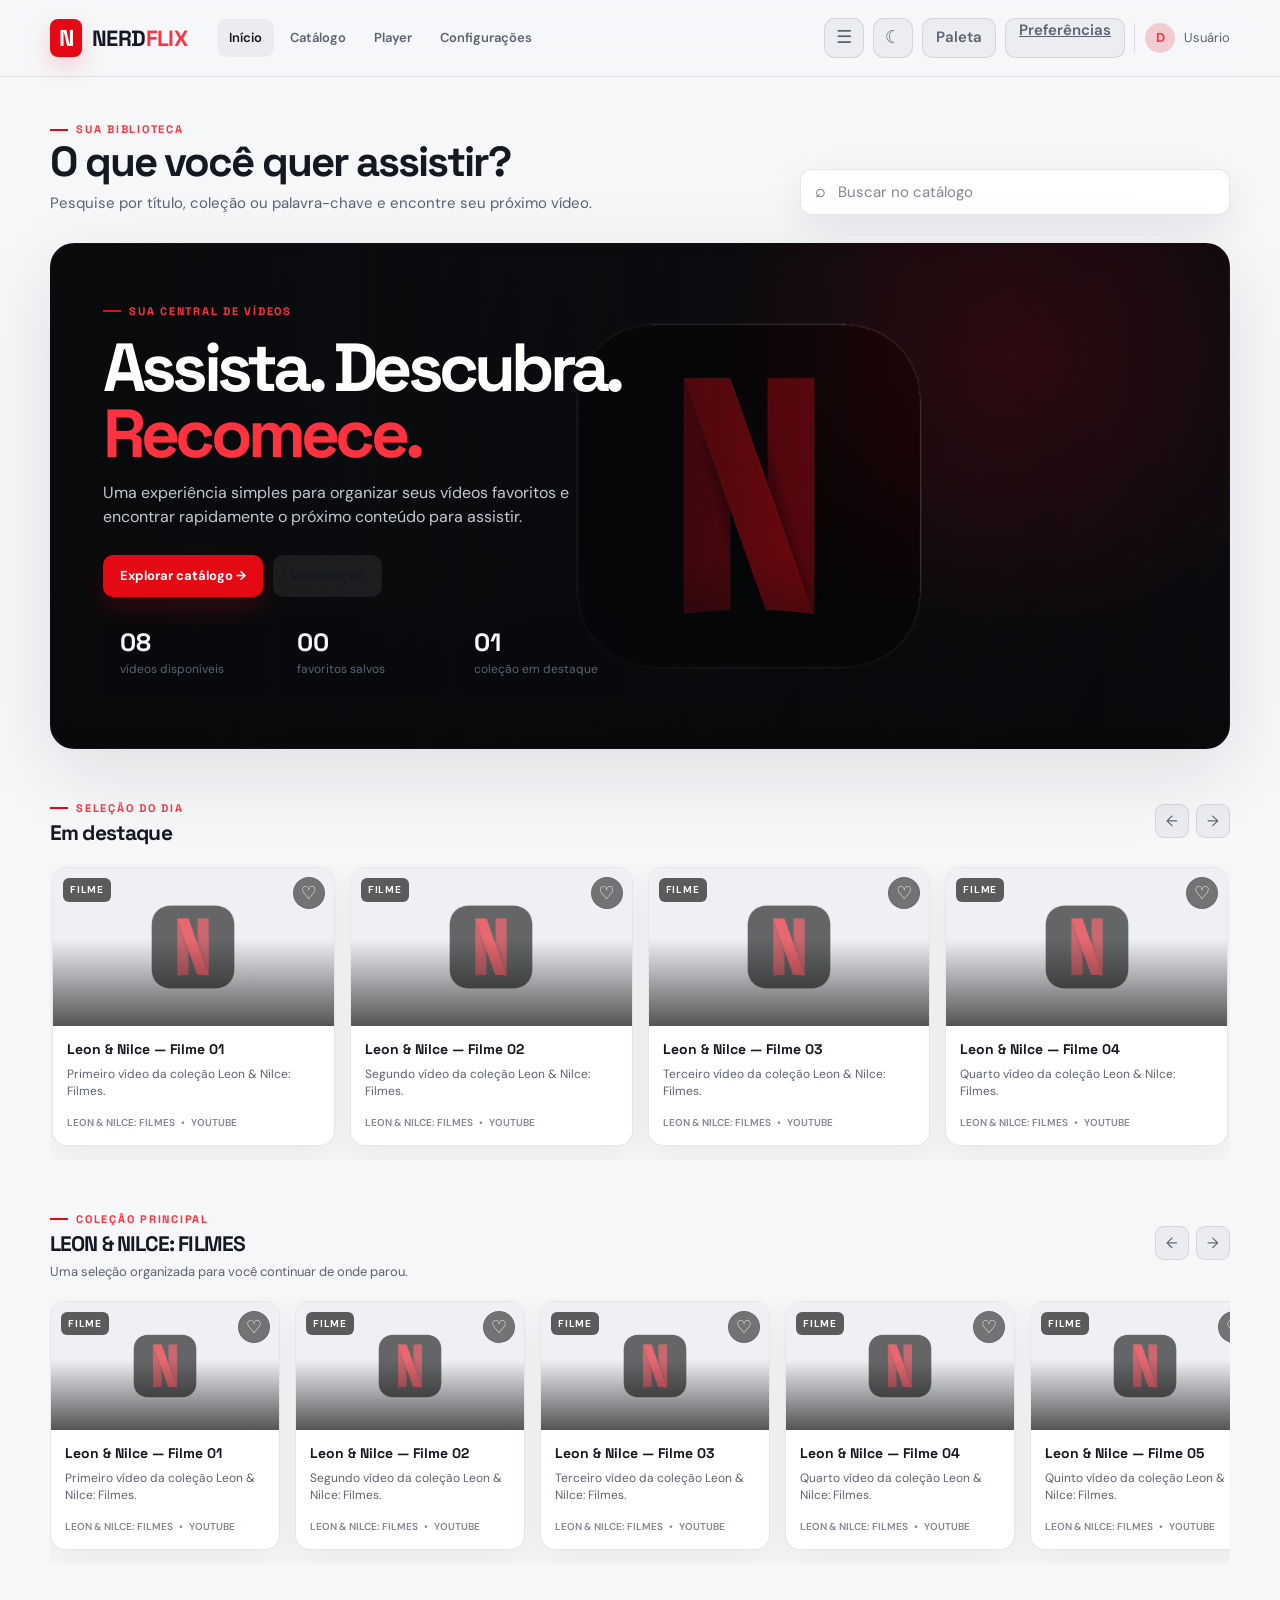
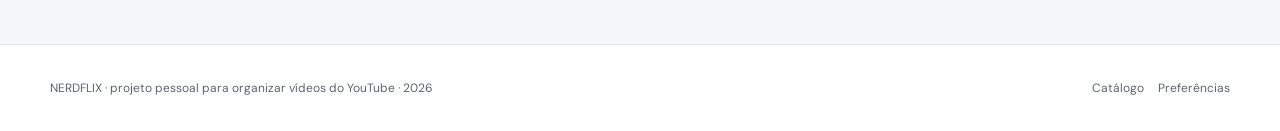
<file: index.html>
<!doctype html>
<html lang="pt-BR" data-theme="dark">
<head>
  <meta charset="utf-8">
  <meta name="viewport" content="width=device-width, initial-scale=1">
  <meta name="theme-color" content="#08090b">
  <meta name="description" content="NERDFLIX — uma central pessoal para descobrir e assistir vídeos do YouTube.">
  <title>NERDFLIX — Início</title>
  <link rel="stylesheet" href="styles.css">
  <script src="script.js" defer></script>
</head>
<body data-page="home">
  <header class="site-header">
    <div class="header-inner">
      <a class="brand" href="index.html" aria-label="NERDFLIX — página inicial"><span class="brand-mark" aria-hidden="true">N</span><span class="brand-name">NERD<em>FLIX</em></span></a>
      <nav class="main-nav" aria-label="Navegação principal"><a href="index.html" aria-current="page">Início</a><a href="detalhes.html">Catálogo</a><a href="player.html">Player</a><a href="config.html">Configurações</a></nav>
      <div class="header-actions"><button class="icon-button menu-toggle" id="menuToggle" type="button" aria-label="Abrir menu" aria-expanded="false">☰</button><button class="icon-button" type="button" data-theme-toggle aria-label="Alternar tema" aria-pressed="false"><span data-theme-icon aria-hidden="true">☼</span></button><button class="ghost-button" id="openPalette" type="button">Paleta</button><a class="ghost-button" href="config.html">Preferências</a><div class="header-profile" aria-label="Perfil atual"><span class="profile-dot" aria-hidden="true">D</span><span data-profile-name>Usuário</span></div></div>
    </div>
    <nav class="mobile-nav" id="mobileNav" aria-label="Navegação móvel"><a href="index.html" aria-current="page">Início</a><a href="detalhes.html">Catálogo</a><a href="player.html">Player</a><a href="config.html">Configurações</a></nav>
  </header>

  <main class="page-shell">
    <div class="page-intro"><div><span class="eyebrow">Sua biblioteca</span><h1>O que você quer assistir?</h1><p>Pesquise por título, coleção ou palavra-chave e encontre seu próximo vídeo.</p></div><label class="search-bar" for="homeSearch"><span aria-hidden="true">⌕</span><input id="homeSearch" type="search" placeholder="Buscar no catálogo" autocomplete="off"></label></div>
    <section class="hero" aria-labelledby="hero-title"><div class="hero-content"><span class="eyebrow">Sua central de vídeos</span><h1 id="hero-title">Assista. Descubra. <span>Recomece.</span></h1><p>Uma experiência simples para organizar seus vídeos favoritos e encontrar rapidamente o próximo conteúdo para assistir.</p><div class="hero-actions"><a class="button button-primary" href="detalhes.html">Explorar catálogo →</a><a class="button button-secondary" href="#colecao">Ver coleção</a></div><div class="stats-strip" aria-label="Resumo do catálogo"><div class="stat"><strong>08</strong><span>vídeos disponíveis</span></div><div class="stat"><strong data-favorites-count>00</strong><span>favoritos salvos</span></div><div class="stat"><strong>01</strong><span>coleção em destaque</span></div></div></div></section>

    <section class="section" aria-labelledby="featured-title"><div class="section-heading"><div><span class="eyebrow">Seleção do dia</span><h2 id="featured-title">Em destaque</h2></div><div class="section-heading-actions" aria-label="Controles de rolagem"><button class="scroll-button" type="button" data-scroll-target="featuredGrid" data-direction="left" aria-label="Rolar destaques para a esquerda">←</button><button class="scroll-button" type="button" data-scroll-target="featuredGrid" data-direction="right" aria-label="Rolar destaques para a direita">→</button></div></div><div class="card-rail" id="featuredGrid" aria-live="polite"></div></section>

    <section class="section" id="colecao" aria-labelledby="collection-title"><div class="section-heading"><div><span class="eyebrow">Coleção principal</span><h2 id="collection-title">LEON &amp; NILCE: FILMES</h2><p>Uma seleção organizada para você continuar de onde parou.</p></div><div class="section-heading-actions"><button class="scroll-button" type="button" data-scroll-target="collectionGrid" data-direction="left" aria-label="Rolar coleção para a esquerda">←</button><button class="scroll-button" type="button" data-scroll-target="collectionGrid" data-direction="right" aria-label="Rolar coleção para a direita">→</button></div></div><div class="card-rail" id="collectionGrid" aria-live="polite"></div></section>

    <section class="section" id="favoritesSection" aria-labelledby="favorites-title" hidden><div class="section-heading"><div><span class="eyebrow">Sua lista</span><h2 id="favorites-title">Favoritos</h2><p>Vídeos que você marcou para rever depois.</p></div></div><div class="card-grid" id="favoritesGrid"></div></section>

    <section class="search-section" id="searchSection" aria-labelledby="search-results-title" hidden><div class="section-heading"><div><span class="eyebrow">Resultado rápido</span><h2 id="search-results-title">Resultados da busca</h2></div></div><div class="card-grid" id="searchResults"></div></section>
  </main>

  <footer class="site-footer"><div class="footer-inner"><p>NERDFLIX · projeto pessoal para organizar vídeos do YouTube · <span data-year>2026</span></p><div class="footer-links"><a href="detalhes.html">Catálogo</a><a href="config.html">Preferências</a></div></div></footer>

  <div class="dialog" id="paletteModal" data-dialog hidden role="dialog" aria-modal="true" aria-labelledby="palette-title"><div class="dialog-panel"><div class="dialog-header"><div><span class="eyebrow">Personalização</span><h2 id="palette-title">Escolha sua paleta</h2><p>A alteração fica salva neste navegador.</p></div><button class="dialog-close" id="closePalette" type="button" aria-label="Fechar janela">×</button></div><div class="palette-list" id="paletteList"></div></div></div>
</body>
</html>
</file>
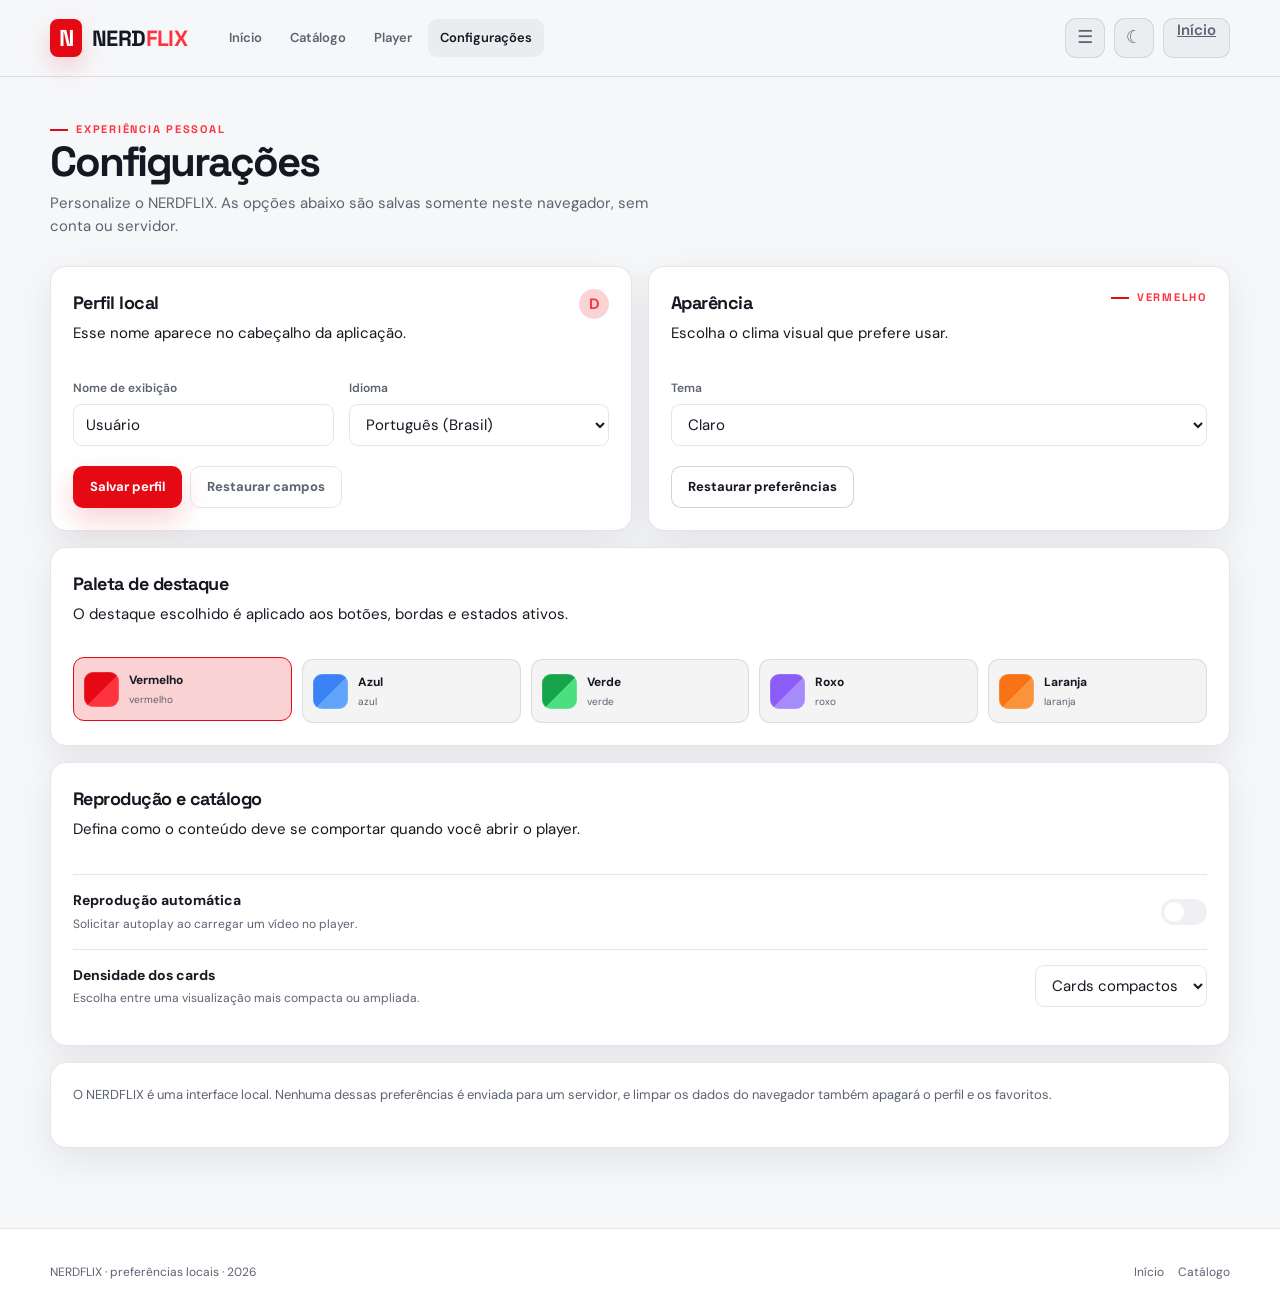
<file: config.html>
<!doctype html>
<html lang="pt-BR" data-theme="dark">
<head>
  <meta charset="utf-8">
  <meta name="viewport" content="width=device-width, initial-scale=1">
  <meta name="theme-color" content="#08090b">
  <meta name="description" content="Preferências do NERDFLIX.">
  <title>Configurações — NERDFLIX</title>
  <link rel="stylesheet" href="styles.css">
  <script src="script.js" defer></script>
</head>
<body data-page="config">
  <header class="site-header"><div class="header-inner"><a class="brand" href="index.html" aria-label="NERDFLIX — página inicial"><span class="brand-mark" aria-hidden="true">N</span><span class="brand-name">NERD<em>FLIX</em></span></a><nav class="main-nav" aria-label="Navegação principal"><a href="index.html">Início</a><a href="detalhes.html">Catálogo</a><a href="player.html">Player</a><a href="config.html" aria-current="page">Configurações</a></nav><div class="header-actions"><button class="icon-button menu-toggle" id="menuToggle" type="button" aria-label="Abrir menu" aria-expanded="false">☰</button><button class="icon-button" type="button" data-theme-toggle aria-label="Alternar tema" aria-pressed="false"><span data-theme-icon aria-hidden="true">☼</span></button><a class="ghost-button" href="index.html">Início</a></div></div><nav class="mobile-nav" id="mobileNav" aria-label="Navegação móvel"><a href="index.html">Início</a><a href="detalhes.html">Catálogo</a><a href="player.html">Player</a><a href="config.html" aria-current="page">Configurações</a></nav></header>

  <main class="page-shell"><div class="page-intro"><div><span class="eyebrow">Experiência pessoal</span><h1>Configurações</h1><p>Personalize o NERDFLIX. As opções abaixo são salvas somente neste navegador, sem conta ou servidor.</p></div></div>
    <div class="settings-grid">
      <section class="settings-card" aria-labelledby="profile-title"><div class="settings-card-header"><div><h2 id="profile-title">Perfil local</h2><p>Esse nome aparece no cabeçalho da aplicação.</p></div><span class="profile-dot" aria-hidden="true">D</span></div><form id="profileForm"><div class="form-grid"><div class="field"><label for="profileName">Nome de exibição</label><input id="profileName" name="profileName" type="text" maxlength="32" autocomplete="name" placeholder="Como quer ser chamado?"></div><div class="field"><label for="profileLanguage">Idioma</label><select id="profileLanguage" name="profileLanguage"><option value="pt-BR">Português (Brasil)</option><option value="en">English</option></select></div></div><div class="form-actions"><button class="button button-primary" type="submit">Salvar perfil</button><button class="button button-ghost" id="resetProfile" type="button">Restaurar campos</button></div></form></section>

      <section class="settings-card" aria-labelledby="appearance-title"><div class="settings-card-header"><div><h2 id="appearance-title">Aparência</h2><p>Escolha o clima visual que prefere usar.</p></div><span class="eyebrow" data-current-palette>Vermelho</span></div><div class="field"><label for="themeSelect">Tema</label><select id="themeSelect"><option value="dark">Escuro</option><option value="light">Claro</option></select></div><div class="form-actions"><button class="button button-secondary" id="resetPreferences" type="button">Restaurar preferências</button></div></section>

      <section class="settings-card full-width" aria-labelledby="palette-title"><div class="settings-card-header"><div><h2 id="palette-title">Paleta de destaque</h2><p>O destaque escolhido é aplicado aos botões, bordas e estados ativos.</p></div></div><div class="palette-list" id="configPaletteList"></div></section>

      <section class="settings-card full-width" aria-labelledby="playback-title"><div class="settings-card-header"><div><h2 id="playback-title">Reprodução e catálogo</h2><p>Defina como o conteúdo deve se comportar quando você abrir o player.</p></div></div><div class="preference-row"><div><strong>Reprodução automática</strong><p>Solicitar autoplay ao carregar um vídeo no player.</p></div><label class="switch" for="autoplayToggle"><input id="autoplayToggle" type="checkbox"><span aria-hidden="true"></span></label></div><div class="preference-row"><div><strong>Densidade dos cards</strong><p>Escolha entre uma visualização mais compacta ou ampliada.</p></div><div class="field"><label class="sr-only" for="thumbSizeSelect">Densidade dos cards</label><select id="thumbSizeSelect" data-thumb-size><option value="normal">Cards compactos</option><option value="large">Cards grandes</option></select></div></div></section>

      <section class="settings-card full-width"><p class="danger-note">O NERDFLIX é uma interface local. Nenhuma dessas preferências é enviada para um servidor, e limpar os dados do navegador também apagará o perfil e os favoritos.</p></section>
    </div>
  </main>

  <footer class="site-footer"><div class="footer-inner"><p>NERDFLIX · preferências locais · <span data-year>2026</span></p><div class="footer-links"><a href="index.html">Início</a><a href="detalhes.html">Catálogo</a></div></div></footer>
</body>
</html>
</file>
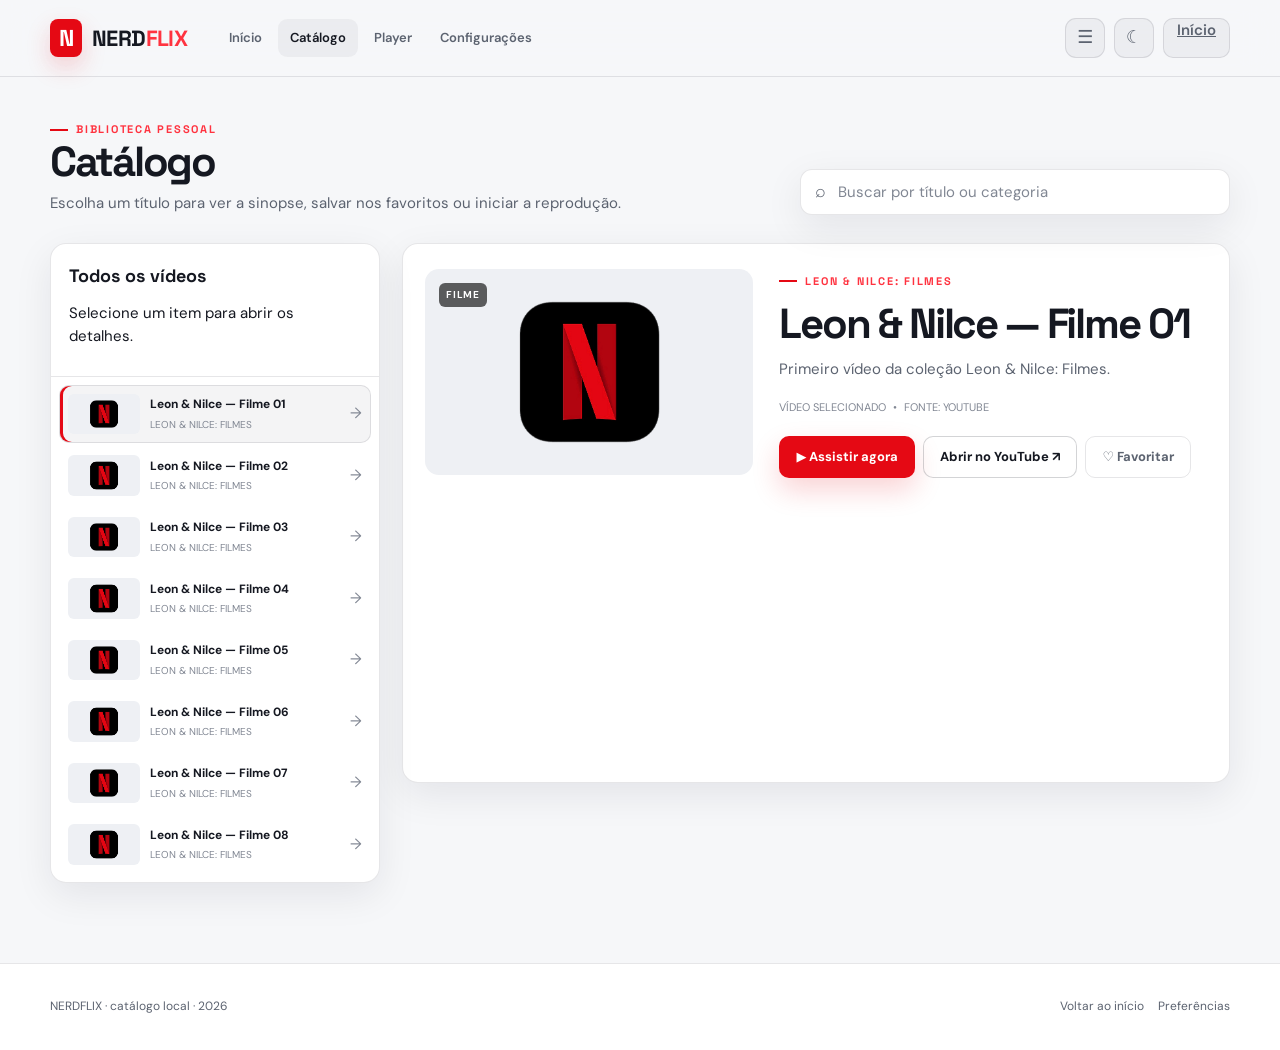
<file: detalhes.html>
<!doctype html>
<html lang="pt-BR" data-theme="dark">
<head>
  <meta charset="utf-8">
  <meta name="viewport" content="width=device-width, initial-scale=1">
  <meta name="theme-color" content="#08090b">
  <meta name="description" content="Catálogo de vídeos do NERDFLIX.">
  <title>Catálogo — NERDFLIX</title>
  <link rel="stylesheet" href="styles.css">
  <script src="script.js" defer></script>
</head>
<body data-page="details">
  <header class="site-header"><div class="header-inner"><a class="brand" href="index.html" aria-label="NERDFLIX — página inicial"><span class="brand-mark" aria-hidden="true">N</span><span class="brand-name">NERD<em>FLIX</em></span></a><nav class="main-nav" aria-label="Navegação principal"><a href="index.html">Início</a><a href="detalhes.html" aria-current="page">Catálogo</a><a href="player.html">Player</a><a href="config.html">Configurações</a></nav><div class="header-actions"><button class="icon-button menu-toggle" id="menuToggle" type="button" aria-label="Abrir menu" aria-expanded="false">☰</button><button class="icon-button" type="button" data-theme-toggle aria-label="Alternar tema" aria-pressed="false"><span data-theme-icon aria-hidden="true">☼</span></button><a class="ghost-button" href="index.html">Início</a></div></div><nav class="mobile-nav" id="mobileNav" aria-label="Navegação móvel"><a href="index.html">Início</a><a href="detalhes.html" aria-current="page">Catálogo</a><a href="player.html">Player</a><a href="config.html">Configurações</a></nav></header>

  <main class="page-shell"><div class="page-intro"><div><span class="eyebrow">Biblioteca pessoal</span><h1>Catálogo</h1><p>Escolha um título para ver a sinopse, salvar nos favoritos ou iniciar a reprodução.</p></div><label class="search-bar" for="detailsSearch"><span aria-hidden="true">⌕</span><input id="detailsSearch" type="search" placeholder="Buscar por título ou categoria" autocomplete="off"></label></div>
    <div class="details-layout"><aside class="details-sidebar" aria-label="Lista de vídeos"><div class="sidebar-header"><h2>Todos os vídeos</h2><p>Selecione um item para abrir os detalhes.</p></div><div class="details-list" id="detailsList"></div><div class="details-list-empty" id="detailsListEmpty" hidden>Nenhum vídeo corresponde à busca.</div></aside><section class="detail-panel" aria-live="polite"><div class="detail-content" id="detailContent"></div></section></div>
  </main>

  <footer class="site-footer"><div class="footer-inner"><p>NERDFLIX · catálogo local · <span data-year>2026</span></p><div class="footer-links"><a href="index.html">Voltar ao início</a><a href="config.html">Preferências</a></div></div></footer>
</body>
</html>
</file>
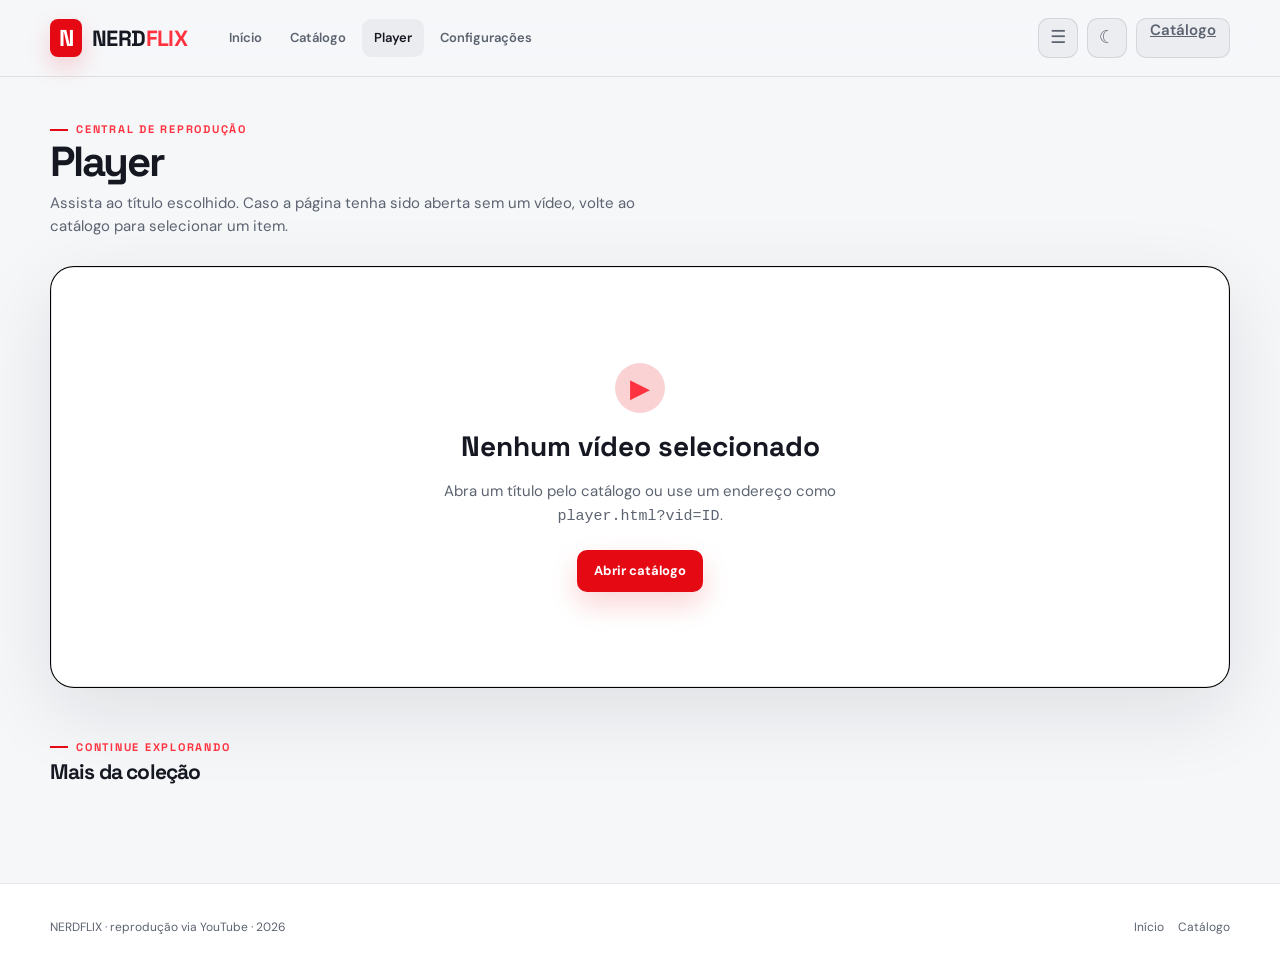
<file: player.html>
<!doctype html>
<html lang="pt-BR" data-theme="dark">
<head>
  <meta charset="utf-8">
  <meta name="viewport" content="width=device-width, initial-scale=1">
  <meta name="theme-color" content="#08090b">
  <meta name="description" content="Player de vídeos do NERDFLIX.">
  <title>Player — NERDFLIX</title>
  <link rel="stylesheet" href="styles.css">
  <script src="script.js" defer></script>
</head>
<body data-page="player">
  <header class="site-header"><div class="header-inner"><a class="brand" href="index.html" aria-label="NERDFLIX — página inicial"><span class="brand-mark" aria-hidden="true">N</span><span class="brand-name">NERD<em>FLIX</em></span></a><nav class="main-nav" aria-label="Navegação principal"><a href="index.html">Início</a><a href="detalhes.html">Catálogo</a><a href="player.html" aria-current="page">Player</a><a href="config.html">Configurações</a></nav><div class="header-actions"><button class="icon-button menu-toggle" id="menuToggle" type="button" aria-label="Abrir menu" aria-expanded="false">☰</button><button class="icon-button" type="button" data-theme-toggle aria-label="Alternar tema" aria-pressed="false"><span data-theme-icon aria-hidden="true">☼</span></button><a class="ghost-button" href="detalhes.html">Catálogo</a></div></div><nav class="mobile-nav" id="mobileNav" aria-label="Navegação móvel"><a href="index.html">Início</a><a href="detalhes.html">Catálogo</a><a href="player.html" aria-current="page">Player</a><a href="config.html">Configurações</a></nav></header>

  <main class="page-shell"><div class="page-intro"><div><span class="eyebrow">Central de reprodução</span><h1>Player</h1><p>Assista ao título escolhido. Caso a página tenha sido aberta sem um vídeo, volte ao catálogo para selecionar um item.</p></div></div>
    <section class="player-shell" aria-label="Área do player"><div class="video-frame" id="videoBox"></div><div class="player-empty" id="playerEmpty" hidden><span class="empty-state-icon" aria-hidden="true">▶</span><h1>Nenhum vídeo selecionado</h1><p>Abra um título pelo catálogo ou use um endereço como <code>player.html?vid=ID</code>.</p><a class="button button-primary" href="detalhes.html">Abrir catálogo</a></div></section>
    <section class="player-info" id="playerContent" hidden><div><span class="eyebrow" id="playerEyebrow">Coleção</span><h1 id="playerTitle">Carregando...</h1><p id="playerDescription">Carregando descrição...</p></div><div class="player-actions"><a class="button button-primary" id="openDetails" href="#">Abrir detalhes</a><button class="button button-secondary" id="playerFavorite" type="button">♡ Favoritar</button><a class="button button-ghost" id="openYoutube" href="#" target="_blank" rel="noopener noreferrer">YouTube ↗</a></div></section>
    <section class="section" aria-labelledby="recommendations-title"><div class="section-heading"><div><span class="eyebrow">Continue explorando</span><h2 id="recommendations-title">Mais da coleção</h2></div></div><div class="card-grid" id="recommendationsGrid"></div></section>
  </main>

  <footer class="site-footer"><div class="footer-inner"><p>NERDFLIX · reprodução via YouTube · <span data-year>2026</span></p><div class="footer-links"><a href="index.html">Início</a><a href="detalhes.html">Catálogo</a></div></div></footer>
</body>
</html>
</file>
<file: styles.css>
@import url('https://fonts.googleapis.com/css2?family=DM+Sans:wght@400;500;600;700&family=Space+Grotesk:wght@500;600;700&display=swap');

:root {
  --bg: #08090b;
  --bg-raised: #101216;
  --surface: #15171d;
  --surface-strong: #1d2028;
  --surface-soft: rgba(255,255,255,.055);
  --text: #f6f7f9;
  --text-muted: #9da3ae;
  --text-dim: #6e7480;
  --border: rgba(255,255,255,.09);
  --border-strong: rgba(255,255,255,.16);
  --accent: #e50914;
  --accent-strong: #ff3340;
  --accent-soft: rgba(229, 9, 20, .18);
  --success: #4ade80;
  --shadow: 0 24px 80px rgba(0,0,0,.28);
  --shadow-soft: 0 12px 38px rgba(0,0,0,.16);
  --radius-sm: 10px;
  --radius-md: 16px;
  --radius-lg: 24px;
  --content: 1180px;
  --ease-out: cubic-bezier(.23,1,.32,1);
}

html[data-theme='light'] {
  --bg: #f6f7f9;
  --bg-raised: #ffffff;
  --surface: #ffffff;
  --surface-strong: #eef0f4;
  --surface-soft: rgba(11,18,32,.045);
  --text: #151821;
  --text-muted: #5c6370;
  --text-dim: #818793;
  --border: rgba(11,18,32,.1);
  --border-strong: rgba(11,18,32,.18);
  --shadow: 0 24px 80px rgba(11,18,32,.1);
  --shadow-soft: 0 12px 38px rgba(11,18,32,.08);
}

* { box-sizing: border-box; }
html { min-width: 320px; scroll-behavior: smooth; }
body { min-height: 100vh; margin: 0; background: var(--bg); color: var(--text); font: 400 15px/1.55 'DM Sans', system-ui, sans-serif; -webkit-font-smoothing: antialiased; }
body.dialog-open { overflow: hidden; }
body::selection { background: var(--accent); color: #fff; }
img { max-width: 100%; }
a { color: inherit; }
button, input, select { font: inherit; }
button, a { -webkit-tap-highlight-color: transparent; }
[hidden] { display: none !important; }
.sr-only { position: absolute; width: 1px; height: 1px; padding: 0; margin: -1px; overflow: hidden; clip: rect(0, 0, 0, 0); white-space: nowrap; border: 0; }

h1, h2, h3, p { margin-top: 0; }
h1, h2, h3, .brand, .eyebrow { font-family: 'Space Grotesk', 'DM Sans', sans-serif; }
button, a { transition: transform .18s var(--ease-out), background-color .18s ease, color .18s ease, border-color .18s ease, box-shadow .18s ease, opacity .18s ease; }
button:focus-visible, a:focus-visible, input:focus-visible, select:focus-visible { outline: 3px solid var(--accent-strong); outline-offset: 3px; }

.site-header { position: sticky; top: 0; z-index: 50; border-bottom: 1px solid var(--border); background: color-mix(in srgb, var(--bg) 84%, transparent); backdrop-filter: blur(18px); }
.header-inner { width: min(var(--content), calc(100% - 40px)); min-height: 76px; margin: 0 auto; display: flex; align-items: center; gap: 30px; }
.brand { display: inline-flex; align-items: center; gap: 10px; color: var(--text); text-decoration: none; font-weight: 700; letter-spacing: -.04em; white-space: nowrap; }
.brand-mark { width: 32px; height: 38px; display: grid; place-items: center; border-radius: 8px; background: var(--accent); color: #fff; font-size: 23px; line-height: 1; box-shadow: 0 10px 24px var(--accent-soft); }
.brand-name { font-size: 22px; }
.brand-name em { color: var(--accent-strong); font-style: normal; }
.main-nav { display: flex; align-items: center; gap: 4px; margin-right: auto; }
.main-nav a, .mobile-nav a { padding: 9px 12px; border-radius: 9px; color: var(--text-muted); text-decoration: none; font-size: 13px; font-weight: 600; }
.main-nav a:hover, .main-nav a[aria-current='page'], .mobile-nav a:hover, .mobile-nav a[aria-current='page'] { color: var(--text); background: var(--surface-soft); }
.header-actions { display: flex; align-items: center; gap: 9px; }
.header-profile { display: flex; align-items: center; gap: 9px; padding-left: 10px; border-left: 1px solid var(--border); color: var(--text-muted); font-size: 13px; }
.profile-dot { width: 30px; height: 30px; display: grid; place-items: center; border-radius: 50%; background: var(--accent-soft); color: var(--accent-strong); font-weight: 700; }
.menu-toggle { display: none; }
.mobile-nav { display: none; width: min(var(--content), calc(100% - 40px)); margin: 0 auto; padding: 0 0 14px; gap: 4px; }
.mobile-nav.is-open { display: grid; }

.icon-button, .ghost-button, .favorite-button { border: 1px solid var(--border); background: var(--surface-soft); color: var(--text-muted); cursor: pointer; }
.icon-button { width: 40px; height: 40px; display: grid; place-items: center; border-radius: 11px; font-size: 18px; }
.icon-button:hover, .ghost-button:hover, .favorite-button:hover { color: var(--text); border-color: var(--border-strong); background: var(--surface-strong); transform: translateY(-2px); }
.ghost-button { min-height: 40px; padding: 0 13px; border-radius: 10px; font-weight: 600; }

.page-shell { width: min(var(--content), calc(100% - 40px)); margin: 0 auto; padding: 38px 0 80px; }
.page-intro { display: flex; align-items: end; justify-content: space-between; gap: 20px; margin-bottom: 28px; }
.page-intro h1 { margin-bottom: 8px; font-size: clamp(28px, 4vw, 42px); line-height: 1.08; letter-spacing: -.05em; }
.page-intro p { max-width: 640px; margin-bottom: 0; color: var(--text-muted); }
.eyebrow { display: inline-flex; align-items: center; gap: 8px; color: var(--accent-strong); font-size: 11px; font-weight: 700; letter-spacing: .16em; text-transform: uppercase; }
.eyebrow::before { content: ''; width: 18px; height: 2px; background: var(--accent); }
.section { margin-top: 44px; }
.section-heading { display: flex; align-items: center; justify-content: space-between; gap: 16px; margin-bottom: 15px; }
.section-heading h2 { margin-bottom: 0; font-size: 21px; letter-spacing: -.04em; }
.section-heading p { margin: 2px 0 0; color: var(--text-muted); font-size: 13px; }
.section-heading-actions { display: flex; align-items: center; gap: 7px; }
.scroll-button { width: 34px; height: 34px; border: 1px solid var(--border); border-radius: 9px; background: var(--surface-soft); color: var(--text-muted); cursor: pointer; }
.scroll-button:hover { border-color: var(--accent); color: var(--text); }

.hero { position: relative; min-height: 475px; display: flex; align-items: end; overflow: hidden; border: 1px solid var(--border); border-radius: var(--radius-lg); background: linear-gradient(112deg, #16191f 0%, #0b0c10 68%); color: #f6f7f9; box-shadow: var(--shadow); }
.hero::before { content: ''; position: absolute; inset: 0; background: radial-gradient(circle at 82% 22%, var(--accent-soft), transparent 30%), linear-gradient(90deg, rgba(8,9,11,.96) 0%, rgba(8,9,11,.72) 48%, rgba(8,9,11,.05) 100%), url('Assets/629764687ec76b82fb21fce2.png') right center / auto 100% no-repeat; opacity: .9; }
.hero::after { content: ''; position: absolute; inset: auto 0 0; height: 38%; background: linear-gradient(0deg, rgba(8,9,11,.92), transparent); }
.hero-content { position: relative; z-index: 1; max-width: 625px; padding: 52px; }
.hero h1 { margin: 15px 0 14px; color: #fff; font-size: clamp(38px, 6vw, 68px); line-height: .97; letter-spacing: -.07em; }
.hero h1 span { color: var(--accent-strong); }
.hero p { max-width: 510px; margin-bottom: 25px; color: #c4c8d0; font-size: 16px; }
.hero-actions { display: flex; align-items: center; flex-wrap: wrap; gap: 10px; }

.button { min-height: 42px; display: inline-flex; align-items: center; justify-content: center; gap: 8px; padding: 0 16px; border: 1px solid transparent; border-radius: 10px; text-decoration: none; font-size: 13px; font-weight: 700; cursor: pointer; }
.button:hover { transform: translateY(-2px); }
.button:active, .icon-button:active, .ghost-button:active { transform: scale(.97); }
.button-primary { background: var(--accent); color: #fff; box-shadow: 0 12px 28px var(--accent-soft); }
.button-primary:hover { background: var(--accent-strong); }
.button-secondary { border-color: var(--border-strong); background: rgba(255,255,255,.08); color: var(--text); }
.button-secondary:hover { background: var(--surface-strong); }
.button-ghost { border-color: var(--border); background: transparent; color: var(--text-muted); }

.search-bar { position: relative; display: flex; align-items: center; gap: 10px; width: min(100%, 430px); min-height: 46px; padding: 0 14px; border: 1px solid var(--border); border-radius: 12px; background: var(--surface); color: var(--text-muted); box-shadow: var(--shadow-soft); }
.search-bar span { font-size: 18px; }
.search-bar input { width: 100%; border: 0; outline: 0; background: transparent; color: var(--text); }
.search-bar input::placeholder { color: var(--text-dim); }

.stats-strip { display: grid; grid-template-columns: repeat(3, 1fr); gap: 10px; margin-top: 15px; }
.stat { min-height: 84px; display: flex; flex-direction: column; justify-content: center; padding: 14px 16px; border: 1px solid var(--border); border-radius: 14px; background: var(--surface-soft); }
.stat strong { font: 700 25px/1 'Space Grotesk', sans-serif; }
.stat span { margin-top: 5px; color: var(--text-muted); font-size: 12px; }

.horizontal-rail { position: relative; }
.card-rail { display: grid; grid-auto-flow: column; grid-auto-columns: minmax(230px, 1fr); gap: 15px; overflow-x: auto; padding: 3px 2px 14px; scroll-snap-type: x proximity; scrollbar-color: var(--accent) transparent; }
.card-rail > .video-card { min-width: 0; scroll-snap-align: start; }
.card-grid { display: grid; grid-template-columns: repeat(4, minmax(0, 1fr)); gap: 16px; }
.video-card { overflow: hidden; border: 1px solid var(--border); border-radius: 15px; background: var(--surface); box-shadow: 0 10px 32px rgba(0,0,0,.06); }
.video-card:hover { border-color: color-mix(in srgb, var(--accent) 62%, var(--border)); box-shadow: 0 18px 38px rgba(0,0,0,.16); transform: translateY(-4px); }
.video-card-media { position: relative; aspect-ratio: 16 / 9; overflow: hidden; background: var(--surface-strong); }
.video-card-media img { width: 100%; height: 100%; display: block; object-fit: cover; opacity: .88; transition: transform .35s var(--ease-out), opacity .25s ease, filter .25s ease; }
.video-card:hover .video-card-media img { opacity: 1; transform: scale(1.06); }
.video-card-media img.image-fallback { object-fit: contain; padding: 18px; opacity: .58; }
.video-card-shade { position: absolute; inset: 0; background: linear-gradient(0deg, rgba(0,0,0,.65), transparent 55%); pointer-events: none; }
.video-card-badge { position: absolute; top: 10px; left: 10px; display: inline-flex; padding: 4px 7px; border-radius: 6px; background: rgba(0,0,0,.62); color: #fff; font-size: 10px; font-weight: 700; letter-spacing: .08em; text-transform: uppercase; }
.video-card-actions { position: absolute; inset: auto 10px 10px; display: flex; align-items: center; gap: 7px; opacity: 0; transform: translateY(6px); transition: opacity .2s ease, transform .2s var(--ease-out); }
.video-card:hover .video-card-actions, .video-card:focus-within .video-card-actions { opacity: 1; transform: translateY(0); }
.card-play, .card-info { display: inline-flex; align-items: center; justify-content: center; min-height: 32px; padding: 0 10px; border-radius: 8px; text-decoration: none; font-size: 11px; font-weight: 700; }
.card-play { width: 34px; padding: 0; background: #fff; color: #111; }
.card-info { border: 1px solid rgba(255,255,255,.28); background: rgba(0,0,0,.38); color: #fff; }
.favorite-button { position: absolute; top: 9px; right: 9px; width: 32px; height: 32px; display: grid; place-items: center; border-radius: 50%; background: rgba(0,0,0,.52); color: #fff; font-size: 18px; line-height: 1; }
.favorite-button.is-active { background: var(--accent); border-color: var(--accent-strong); }
.video-card-content { padding: 13px 14px 15px; }
.video-card-content h3 { overflow: hidden; margin: 0 0 5px; font-size: 14px; white-space: nowrap; text-overflow: ellipsis; }
.video-card-content p { display: -webkit-box; overflow: hidden; min-height: 40px; margin-bottom: 9px; color: var(--text-muted); font-size: 12px; line-height: 1.45; -webkit-box-orient: vertical; -webkit-line-clamp: 2; }
.video-card-meta { display: flex; gap: 6px; color: var(--text-dim); font-size: 10px; font-weight: 600; text-transform: uppercase; }
.large-thumbs .card-rail { grid-auto-columns: minmax(280px, 1fr); }
.large-thumbs .card-grid { grid-template-columns: repeat(3, minmax(0, 1fr)); }

.search-section { margin-top: 30px; padding: 20px; border: 1px solid var(--border); border-radius: var(--radius-md); background: var(--surface-soft); }
.search-section .section-heading { margin-bottom: 18px; }

.empty-state { min-height: 260px; display: grid; place-content: center; justify-items: center; gap: 10px; padding: 30px; border: 1px dashed var(--border-strong); border-radius: var(--radius-md); color: var(--text-muted); text-align: center; }
.empty-state-icon { display: grid; place-items: center; width: 50px; height: 50px; border-radius: 50%; background: var(--accent-soft); color: var(--accent-strong); font-size: 26px; }
.compact-empty { grid-column: 1 / -1; min-height: 130px; }

.details-layout { display: grid; grid-template-columns: 330px minmax(0, 1fr); gap: 22px; align-items: start; }
.details-sidebar, .detail-panel, .settings-card, .player-info, .player-empty { border: 1px solid var(--border); border-radius: var(--radius-md); background: var(--surface); box-shadow: var(--shadow-soft); }
.details-sidebar { position: sticky; top: 100px; overflow: hidden; }
.sidebar-header { padding: 18px 18px 12px; border-bottom: 1px solid var(--border); }
.sidebar-header h2 { margin-bottom: 12px; font-size: 18px; }
.details-search { width: 100%; min-height: 40px; padding: 0 11px; border: 1px solid var(--border); border-radius: 9px; outline: 0; background: var(--bg-raised); color: var(--text); }
.details-list { display: grid; gap: 3px; max-height: 635px; overflow: auto; padding: 8px; }
.details-list-item { width: 100%; display: grid; grid-template-columns: 72px minmax(0, 1fr) auto; align-items: center; gap: 10px; padding: 8px; border: 1px solid transparent; border-radius: 10px; background: transparent; color: var(--text); text-align: left; cursor: pointer; }
.details-list-item:hover, .details-list-item.is-active { border-color: var(--border); background: var(--surface-soft); }
.details-list-item.is-active { box-shadow: inset 3px 0 var(--accent); }
.details-list-item img { width: 72px; aspect-ratio: 16 / 9; border-radius: 6px; object-fit: cover; background: var(--surface-strong); }
.details-list-item strong, .details-list-item small { display: block; overflow: hidden; white-space: nowrap; text-overflow: ellipsis; }
.details-list-item strong { font-size: 12px; }
.details-list-item small { margin-top: 3px; color: var(--text-dim); font-size: 10px; }
.list-arrow { color: var(--text-dim); }
.details-list-empty { padding: 22px 12px; color: var(--text-muted); font-size: 12px; text-align: center; }
.detail-panel { min-height: 540px; padding: 22px; }
.detail-content { display: grid; grid-template-columns: minmax(260px, 42%) 1fr; gap: 26px; align-items: center; }
.detail-cover { position: relative; overflow: hidden; aspect-ratio: 16 / 10; border-radius: 14px; background: var(--surface-strong); }
.detail-cover img { width: 100%; height: 100%; object-fit: cover; }
.detail-cover .video-card-badge { top: 14px; left: 14px; }
.detail-copy h1 { margin: 13px 0 12px; font-size: clamp(26px, 4vw, 42px); line-height: 1.02; letter-spacing: -.055em; }
.detail-copy p { max-width: 520px; color: var(--text-muted); }
.detail-meta { display: flex; gap: 7px; margin: 18px 0 20px; color: var(--text-dim); font-size: 11px; text-transform: uppercase; }
.detail-actions { display: flex; flex-wrap: wrap; gap: 8px; }

.player-shell { overflow: hidden; border: 1px solid var(--border); border-radius: var(--radius-lg); background: #000; box-shadow: var(--shadow); }
.video-frame { aspect-ratio: 16 / 9; }
.video-frame iframe { width: 100%; height: 100%; display: block; border: 0; }
.player-empty { min-height: 420px; display: grid; place-content: center; justify-items: center; gap: 12px; padding: 30px; text-align: center; }
.player-empty h1 { margin-bottom: 0; font-size: 28px; }
.player-empty p { max-width: 450px; margin-bottom: 10px; color: var(--text-muted); }
.player-info { display: flex; justify-content: space-between; gap: 22px; margin-top: 18px; padding: 22px; }
.player-info h1 { margin: 8px 0 8px; font-size: clamp(25px, 4vw, 38px); letter-spacing: -.055em; }
.player-info p { max-width: 680px; margin-bottom: 0; color: var(--text-muted); }
.player-actions { display: flex; align-items: center; flex-wrap: wrap; align-content: start; justify-content: flex-end; gap: 8px; min-width: 240px; }

.settings-grid { display: grid; grid-template-columns: repeat(2, minmax(0, 1fr)); gap: 16px; }
.settings-card { padding: 22px; }
.settings-card.full-width { grid-column: 1 / -1; }
.settings-card h2 { margin-bottom: 5px; font-size: 18px; letter-spacing: -.03em; }
.settings-card > p { margin-bottom: 20px; color: var(--text-muted); font-size: 13px; }
.settings-card-header { display: flex; align-items: start; justify-content: space-between; gap: 15px; margin-bottom: 18px; }
.settings-card-header > p { margin-bottom: 0; }
.form-grid { display: grid; grid-template-columns: repeat(2, minmax(0, 1fr)); gap: 15px; }
.field { display: grid; gap: 7px; }
.field label { color: var(--text-muted); font-size: 12px; font-weight: 600; }
.field input, .field select { width: 100%; min-height: 42px; padding: 0 12px; border: 1px solid var(--border); border-radius: 9px; outline: 0; background: var(--bg-raised); color: var(--text); }
.field input:focus, .field select:focus, .details-search:focus { border-color: var(--accent); box-shadow: 0 0 0 3px var(--accent-soft); }
.form-actions { display: flex; flex-wrap: wrap; gap: 8px; margin-top: 20px; }
.preference-row { display: flex; align-items: center; justify-content: space-between; gap: 20px; padding: 15px 0; border-top: 1px solid var(--border); }
.preference-row:first-of-type { border-top: 0; padding-top: 0; }
.preference-row strong { display: block; margin-bottom: 3px; font-size: 14px; }
.preference-row p { margin-bottom: 0; color: var(--text-muted); font-size: 12px; }
.switch { position: relative; width: 46px; height: 26px; flex: 0 0 auto; }
.switch input { position: absolute; opacity: 0; }
.switch span { position: absolute; inset: 0; border-radius: 100px; background: var(--surface-strong); cursor: pointer; transition: background .18s ease; }
.switch span::after { content: ''; position: absolute; top: 3px; left: 3px; width: 20px; height: 20px; border-radius: 50%; background: #fff; transition: transform .18s var(--ease-out); }
.switch input:checked + span { background: var(--accent); }
.switch input:checked + span::after { transform: translateX(20px); }
.palette-list { display: grid; grid-template-columns: repeat(auto-fit, minmax(145px, 1fr)); gap: 10px; }
.palette-card { display: flex; align-items: center; gap: 10px; min-height: 64px; padding: 10px; border: 1px solid var(--border); border-radius: 11px; background: var(--surface-soft); color: var(--text); text-align: left; cursor: pointer; }
.palette-card:hover, .palette-card.is-selected { border-color: var(--accent); background: var(--accent-soft); transform: translateY(-2px); }
.palette-card strong, .palette-card small { display: block; }
.palette-card strong { font-size: 12px; }
.palette-card small { margin-top: 2px; color: var(--text-muted); font-size: 10px; }
.palette-swatch { width: 35px; height: 35px; flex: 0 0 auto; border-radius: 9px; background: linear-gradient(135deg, var(--swatch) 0 52%, var(--swatch-strong) 52%); box-shadow: inset 0 0 0 1px rgba(255,255,255,.14); }
.danger-note { color: var(--text-dim); font-size: 12px; }

.dialog { position: fixed; inset: 0; z-index: 80; display: grid; place-items: center; padding: 20px; background: rgba(0,0,0,.7); backdrop-filter: blur(8px); }
.dialog-panel { position: relative; width: min(560px, 100%); padding: 24px; border: 1px solid var(--border-strong); border-radius: var(--radius-md); background: var(--surface); box-shadow: var(--shadow); }
.dialog-header { display: flex; align-items: start; justify-content: space-between; gap: 16px; margin-bottom: 18px; }
.dialog-header h2 { margin-bottom: 4px; font-size: 22px; }
.dialog-header p { margin-bottom: 0; color: var(--text-muted); font-size: 13px; }
.dialog-close { width: 34px; height: 34px; border: 1px solid var(--border); border-radius: 9px; background: transparent; color: var(--text-muted); cursor: pointer; }

.site-footer { border-top: 1px solid var(--border); background: var(--bg-raised); }
.footer-inner { width: min(var(--content), calc(100% - 40px)); min-height: 86px; margin: 0 auto; display: flex; align-items: center; justify-content: space-between; gap: 16px; color: var(--text-muted); font-size: 12px; }
.footer-inner p { margin: 0; }
.footer-links { display: flex; gap: 14px; }
.footer-links a { color: var(--text-muted); text-decoration: none; }
.footer-links a:hover { color: var(--text); }
.toast { position: fixed; right: 22px; bottom: 22px; z-index: 100; max-width: min(340px, calc(100% - 44px)); padding: 12px 15px; border: 1px solid var(--border-strong); border-radius: 10px; background: var(--surface-strong); color: var(--text); box-shadow: var(--shadow); opacity: 0; transform: translateY(14px); pointer-events: none; transition: opacity .2s ease, transform .2s var(--ease-out); }
.toast.is-visible { opacity: 1; transform: translateY(0); }

@media (max-width: 980px) {
  .header-inner { gap: 16px; }
  .main-nav { display: none; }
  .menu-toggle { display: grid; }
  .card-grid { grid-template-columns: repeat(3, minmax(0, 1fr)); }
  .details-layout { grid-template-columns: 280px minmax(0, 1fr); }
  .player-info { flex-direction: column; }
  .player-actions { justify-content: flex-start; min-width: 0; }
}

@media (max-width: 720px) {
  .header-inner, .page-shell, .footer-inner, .mobile-nav { width: min(100% - 28px, var(--content)); }
  .header-inner { min-height: 66px; }
  .header-profile { display: none; }
  .brand-name { font-size: 19px; }
  .page-shell { padding-top: 25px; }
  .page-intro { display: grid; align-items: start; }
  .page-intro .search-bar { width: 100%; }
  .hero { min-height: 500px; }
  .hero::before { background-size: auto 52%; background-position: center top; opacity: .5; }
  .hero-content { padding: 28px 22px; }
  .hero h1 { font-size: 45px; }
  .stats-strip { grid-template-columns: 1fr; }
  .stat { min-height: 65px; }
  .card-grid { grid-template-columns: repeat(2, minmax(0, 1fr)); gap: 11px; }
  .card-rail { grid-auto-columns: minmax(210px, 68vw); gap: 11px; }
  .video-card-content { padding: 11px; }
  .video-card-content p { min-height: 34px; font-size: 11px; }
  .video-card-meta { font-size: 9px; }
  .details-layout { grid-template-columns: 1fr; }
  .details-sidebar { position: static; }
  .details-list { max-height: 260px; }
  .detail-panel { min-height: 0; padding: 15px; }
  .detail-content { grid-template-columns: 1fr; gap: 19px; }
  .settings-grid { grid-template-columns: 1fr; }
  .settings-card.full-width { grid-column: auto; }
  .form-grid { grid-template-columns: 1fr; }
  .palette-list { grid-template-columns: repeat(2, minmax(0, 1fr)); }
  .footer-inner { align-items: start; flex-direction: column; justify-content: center; padding: 18px 0; }
}

@media (max-width: 430px) {
  .header-actions .ghost-button { display: none; }
  .hero { min-height: 510px; }
  .hero h1 { font-size: 40px; }
  .hero-actions .button { width: 100%; }
  .card-grid { grid-template-columns: 1fr; }
  .section-heading { align-items: end; }
  .section-heading h2 { font-size: 18px; }
  .video-card-content p { min-height: 0; }
  .detail-actions .button { width: 100%; }
}

.retro-mode { background: #030607; color: #b8ffca; font-family: 'Courier New', monospace; }
.retro-mode::before { content: ''; position: fixed; inset: 0; z-index: 70; pointer-events: none; background: repeating-linear-gradient(0deg, transparent 0 3px, rgba(96,255,177,.035) 4px); }
.retro-mode .site-header, .retro-mode .video-card, .retro-mode .settings-card, .retro-mode .details-sidebar, .retro-mode .detail-panel, .retro-mode .player-info { border-color: rgba(79,255,164,.32); }
.retro-mode .hero { filter: saturate(.7) contrast(1.12); }
.retro-mode .video-card-media img { image-rendering: pixelated; filter: saturate(.75) contrast(1.1); }
.retro-banner { position: fixed; top: 92px; left: 50%; z-index: 100; display: flex; align-items: center; gap: 12px; max-width: calc(100% - 30px); padding: 12px 14px; border: 1px solid #66ffac; border-radius: 10px; background: #06140d; color: #b8ffca; box-shadow: 0 14px 40px rgba(0,0,0,.45); transform: translateX(-50%); }
.retro-banner strong { color: #66ffac; font-family: 'Courier New', monospace; }
.retro-banner span { font: 12px 'Courier New', monospace; }
.retro-banner button { width: 26px; height: 26px; border: 1px solid rgba(184,255,202,.35); border-radius: 6px; background: transparent; color: #b8ffca; cursor: pointer; }

@media (prefers-reduced-motion: reduce) {
  html { scroll-behavior: auto; }
  *, *::before, *::after { scroll-behavior: auto !important; transition-duration: .01ms !important; animation-duration: .01ms !important; animation-iteration-count: 1 !important; }
}
</file>
